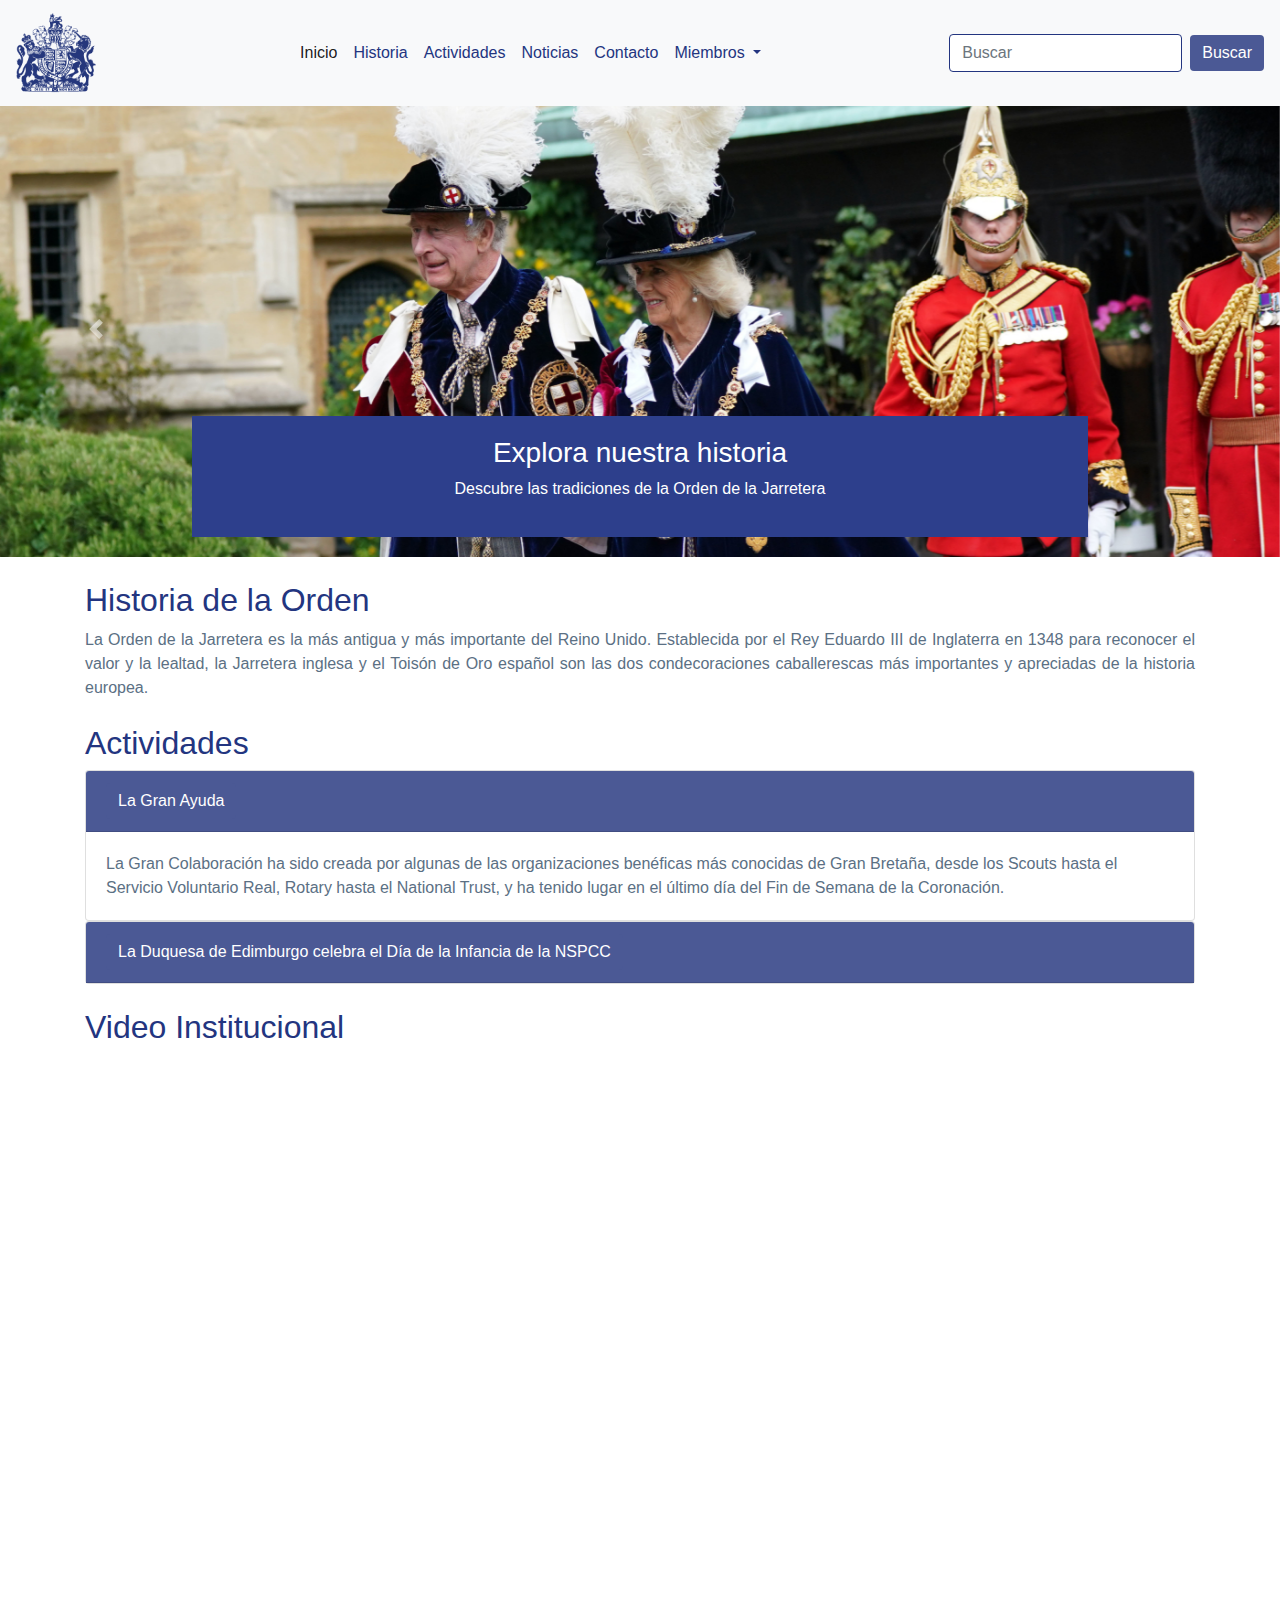
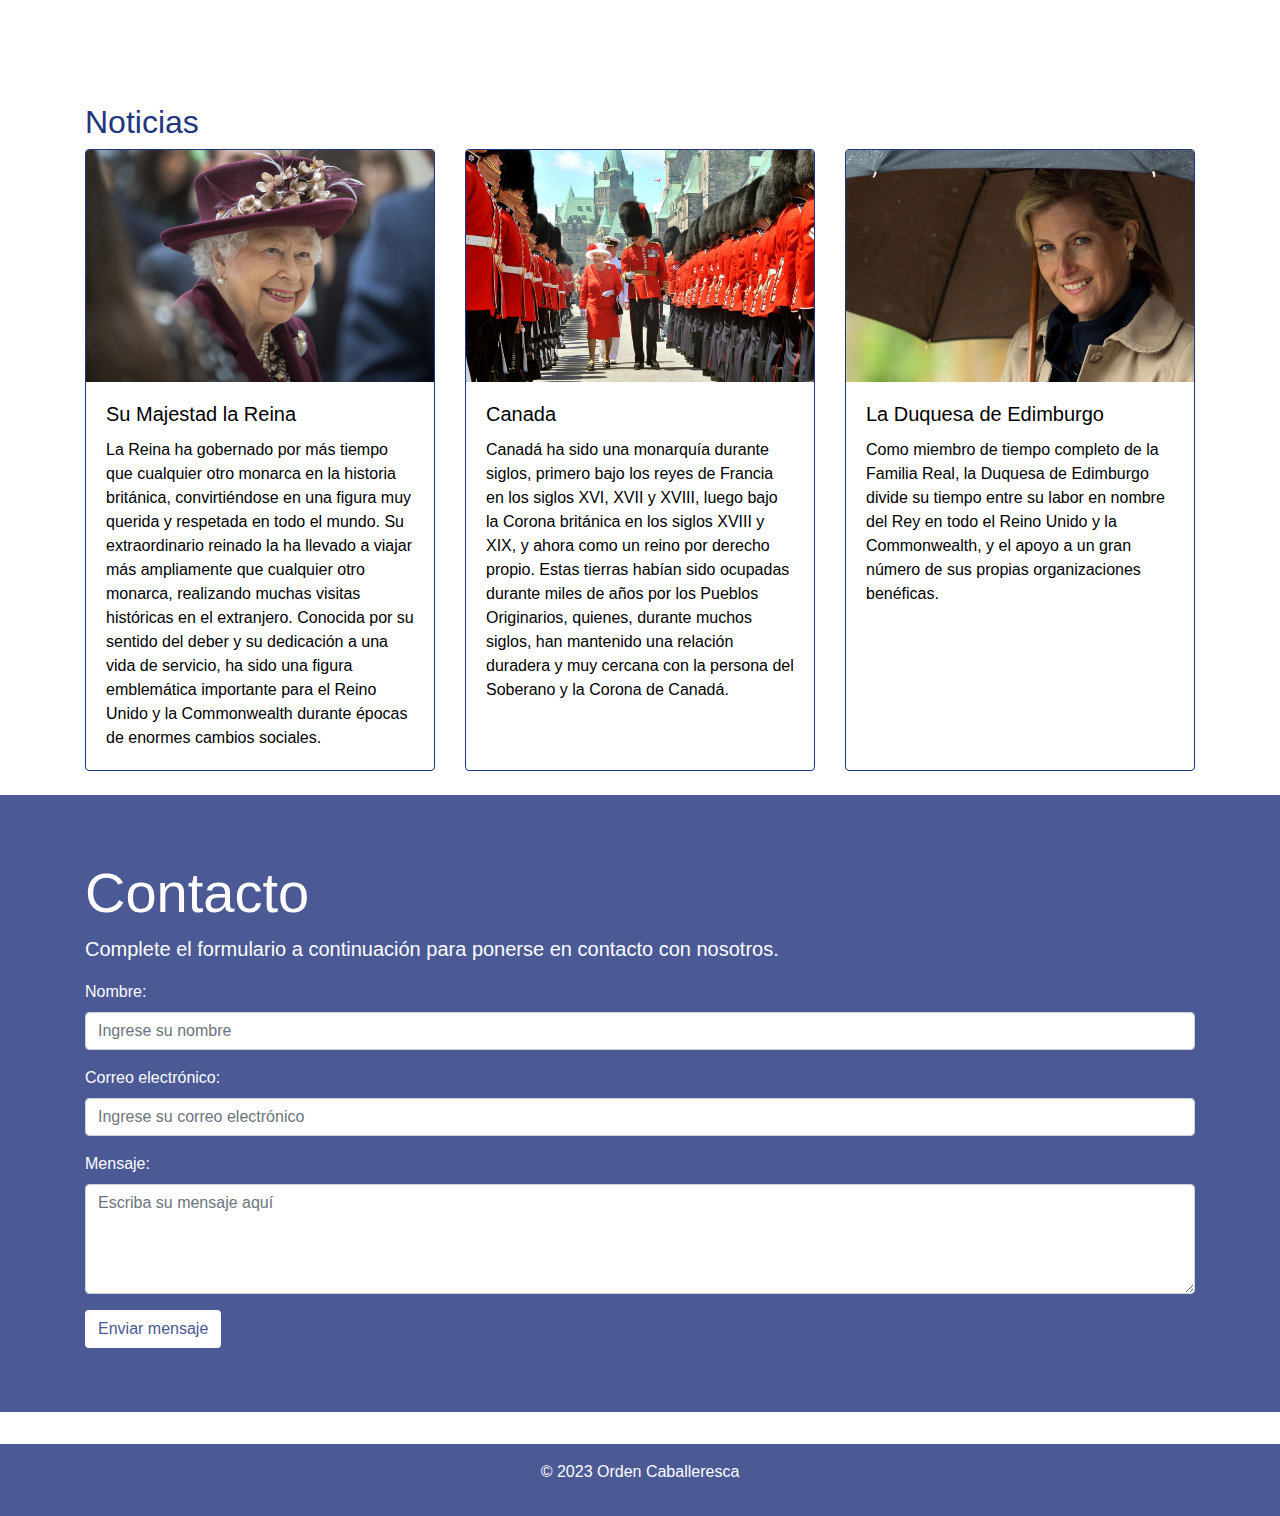
<file: index.html>
<!DOCTYPE html>
<html lang="es">

<head>
    <meta charset="UTF-8">
    <meta name="viewport" content="width=device-width, initial-scale=1, shrink-to-fit=no">
    <title>Orden de la Jarretera</title>
    <link rel="icon" href="IMG/favicon.ico" type="image/x-icon">
    <link rel="stylesheet" href="https://stackpath.bootstrapcdn.com/bootstrap/4.5.2/css/bootstrap.min.css">
    <link rel="stylesheet" href="CSS/styles.css">
</head>

<body>
    <!-- Barra de navegación -->
    <nav class="navbar navbar-expand-lg navbar-light bg-light fixed-top">
        <a class="navbar-brand" href="index.html"><img src="IMG/logo.jpg" alt="Home" width="80" height="80"></a>
        <button class="navbar-toggler" type="button" data-toggle="collapse" data-target="#navbarNav"
            aria-controls="navbarNav" aria-expanded="false" aria-label="Toggle navigation">
            <span class="navbar-toggler-icon"></span>
        </button>
        <div class="collapse navbar-collapse justify-content-center" id="navbarNav">
            <ul class="navbar-nav">
                <li class="nav-item active">
                    <a class="nav-link" href="index.html">Inicio <span class="sr-only">(current)</span></a>
                </li>
                <li class="nav-item">
                    <a class="nav-link" href="historia.html">Historia</a>
                </li>
                <li class="nav-item">
                    <a class="nav-link" href="actividades.html">Actividades</a>
                </li>
                <li class="nav-item">
                    <a class="nav-link" href="noticias.html">Noticias</a>
                </li>
                <li class="nav-item">
                    <a class="nav-link" href="contacto.html">Contacto</a>
                </li>
                <li class="nav-item dropdown">
                    <a class="nav-link dropdown-toggle" href="#" id="navbarDropdown" role="button"
                        data-toggle="dropdown" aria-haspopup="true" aria-expanded="false">
                        Miembros
                    </a>
                    <div class="dropdown-menu" aria-labelledby="navbarDropdown">
                        <a class="dropdown-item" href="login.html">Ingresar</a>
                        <a class="dropdown-item" href="register.html">Registrarse</a>
                    </div>
                </li>
            </ul>
        </div>
        <form class="form-inline my-2 my-lg-0">
            <input class="form-control mr-sm-2" type="search" placeholder="Buscar" aria-label="Search">
            <button class="btn my-2 my-sm-0 btn-buscar" type="submit">Buscar</button>
        </form>
    </nav>

    <!-- Carousel/Slide -->
    <div id="carouselExampleSlidesOnly" class="carousel slide" data-ride="carousel">
        <div class="carousel-inner">
            <div class="carousel-item active">
                <img src="IMG/slide1.jpg" class="d-block w-100" alt="The King">
            </div>
            <div class="carousel-item">
                <img src="IMG/slide2.jpg" class="d-block w-100" alt="The King">
            </div>
            <div class="carousel-item">
                <img src="IMG/slide3.jpg" class="d-block w-100" alt="The Queen">
            </div>
            <!-- Sección para descripción del carousel -->
            <div class="carousel-caption d-none d-md-block">
                <h3>Explora nuestra historia</h3>
                <p>Descubre las tradiciones de la Orden de la Jarretera</p>
            </div>
        </div>
        <!-- Flechas de navegación -->
        <a class="carousel-control-prev" href="#carouselExampleSlidesOnly" role="button" data-slide="prev">
            <span class="carousel-control-prev-icon" aria-hidden="true"></span>
            <span class="sr-only">Anterior</span>
        </a>
        <a class="carousel-control-next" href="#carouselExampleSlidesOnly" role="button" data-slide="next">
            <span class="carousel-control-next-icon" aria-hidden="true"></span>
            <span class="sr-only">Siguiente</span>
        </a>
    </div>


    <!-- Sección de historia -->
    <div class="container mt-4">
        <h2>Historia de la Orden</h2>
        <p class="text-justify">La Orden de la Jarretera es la más antigua y más importante del Reino Unido.
            Establecida
            por el Rey Eduardo III de Inglaterra en 1348 para reconocer el valor y la lealtad, la Jarretera inglesa y
            el Toisón de Oro español son las dos condecoraciones caballerescas más importantes y apreciadas de la
            historia europea.</p>
    </div>

    <!-- Acordeón de Bootstrap para actividades -->
    <div class="container mt-4">
        <h2>Actividades</h2>
        <div id="accordion">
            <div class="card">
                <div class="card-header" id="headingOne">
                    <h5 class="mb-0">
                        <button class="btn btn-card" data-toggle="collapse" data-target="#collapseOne"
                            aria-expanded="true" aria-controls="collapseOne">
                            La Gran Ayuda
                        </button>
                    </h5>
                </div>
                <div id="collapseOne" class="collapse show" aria-labelledby="headingOne" data-parent="#accordion">
                    <div class="card-body">
                        La Gran Colaboración ha sido creada por algunas de las organizaciones benéficas más conocidas de
                        Gran Bretaña, desde los Scouts hasta el Servicio Voluntario Real, Rotary hasta el National
                        Trust, y ha tenido lugar en el último día del Fin de Semana de la Coronación.
                    </div>
                </div>
            </div>
            <div class="card">
                <div class="card-header" id="headingTwo">
                    <h5 class="mb-0">
                        <button class="btn collapsed btn-card" data-toggle="collapse" data-target="#collapseTwo"
                            aria-expanded="false" aria-controls="collapseTwo">
                            La Duquesa de Edimburgo celebra el Día de la Infancia de la NSPCC
                        </button>
                    </h5>
                </div>
                <div id="collapseTwo" class="collapse" aria-labelledby="headingTwo" data-parent="#accordion">
                    <div class="card-body">
                        En la Escuela Primaria Richard Atkins en Brixton, Su Alteza Real ayudó a celebrar los esfuerzos
                        de recaudación de fondos de los estudiantes como parte del Día de la Infancia de la NSPCC.
                    </div>
                </div>
            </div>
        </div>
    </div>

    <!-- Video de Bootstrap -->
    <div class="container mt-4">
        <h2>Video Institucional</h2>
        <div class="embed-responsive embed-responsive-16by9">
            <div class="embed-responsive-item" id="youtube-player"></div>
            <!-- Script movido a una etiqueta script externa (mejora mantenimiento) -->
            <script src="JS/youtube-script.js"></script>
        </div>
    </div>

    <!-- Cards de Bootstrap -->
    <div class="container mt-4">
        <h2>Noticias</h2>
        <div class="card-deck">
            <div class="card">
                <img src="IMG/noticia1.jpg" class="card-img-top" alt="Su Majestad la Reina"
                    title="Su Majestad la Reina">
                <div class="card-body">
                    <h5 class="card-title">Su Majestad la Reina</h5>
                    <p class="card-text">La Reina ha gobernado por más tiempo que cualquier otro monarca en la historia
                        británica, convirtiéndose en una figura muy querida y respetada en todo el mundo. Su
                        extraordinario reinado la ha llevado a viajar más ampliamente que cualquier otro monarca,
                        realizando muchas visitas históricas en el extranjero. Conocida por su sentido del deber y su
                        dedicación a una vida de servicio, ha sido una figura emblemática importante para el Reino Unido
                        y la Commonwealth durante épocas de enormes cambios sociales.</p>
                </div>
            </div>
            <div class="card">
                <img src="IMG/noticia2.jpg" class="card-img-top" alt="Canada" title="Canada">
                <div class="card-body">
                    <h5 class="card-title">Canada</h5>
                    <p class="card-text">Canadá ha sido una monarquía durante siglos, primero bajo los reyes de Francia
                        en los siglos XVI, XVII y XVIII, luego bajo la Corona británica en los siglos XVIII y XIX, y
                        ahora como un reino por derecho propio. Estas tierras habían sido ocupadas durante miles de años
                        por los Pueblos Originarios, quienes, durante muchos siglos, han mantenido una relación duradera
                        y muy cercana con la persona del Soberano y la Corona de Canadá.</p>
                </div>
            </div>
            <div class="card">
                <img src="IMG/noticia3.jpg" class="card-img-top" alt="La Duquesa de Edimburgo"
                    title="La Duquesa de Edimburgo">
                <div class="card-body">
                    <h5 class="card-title">La Duquesa de Edimburgo</h5>
                    <p class="card-text">Como miembro de tiempo completo de la Familia Real, la Duquesa de Edimburgo
                        divide su tiempo entre su labor en nombre del Rey en todo el Reino Unido y la Commonwealth, y el
                        apoyo a un gran número de sus propias organizaciones benéficas.</p>
                </div>
            </div>
        </div>
    </div>

    <!-- Jumbotron de Bootstrap para la página de contacto -->
    <div class="jumbotron jumbotron-fluid mt-4">
        <div class="container">
            <h1 class="display-4">Contacto</h1>
            <p class="lead">Complete el formulario a continuación para ponerse en contacto con nosotros.</p>
            <!-- Formulario de contacto (simulado) -->
            <form>
                <div class="form-group">
                    <label for="nombre">Nombre:</label>
                    <input type="text" class="form-control" id="nombre" placeholder="Ingrese su nombre">
                </div>
                <div class="form-group">
                    <label for="email">Correo electrónico:</label>
                    <input type="email" class="form-control" id="email" placeholder="Ingrese su correo electrónico">
                </div>
                <div class="form-group">
                    <label for="mensaje">Mensaje:</label>
                    <textarea class="form-control" id="mensaje" rows="4"
                        placeholder="Escriba su mensaje aquí"></textarea>
                </div>
                <button type="submit" class="btn btn-submit">Enviar mensaje</button>
            </form>
        </div>
    </div>

    <!-- Footer -->
    <footer class="text-center py-3">
        <p>© 2023 Orden Caballeresca</p>
    </footer>

    <!-- Enlaces a los archivos de script de Bootstrap y jQuery -->
    <script src="https://code.jquery.com/jquery-3.5.1.slim.min.js"></script>
    <script src="https://cdn.jsdelivr.net/npm/@popperjs/core@2.11.6/dist/umd/popper.min.js"></script>
    <script src="https://stackpath.bootstrapcdn.com/bootstrap/4.5.2/js/bootstrap.min.js"></script>

</body>

</html>
</file>
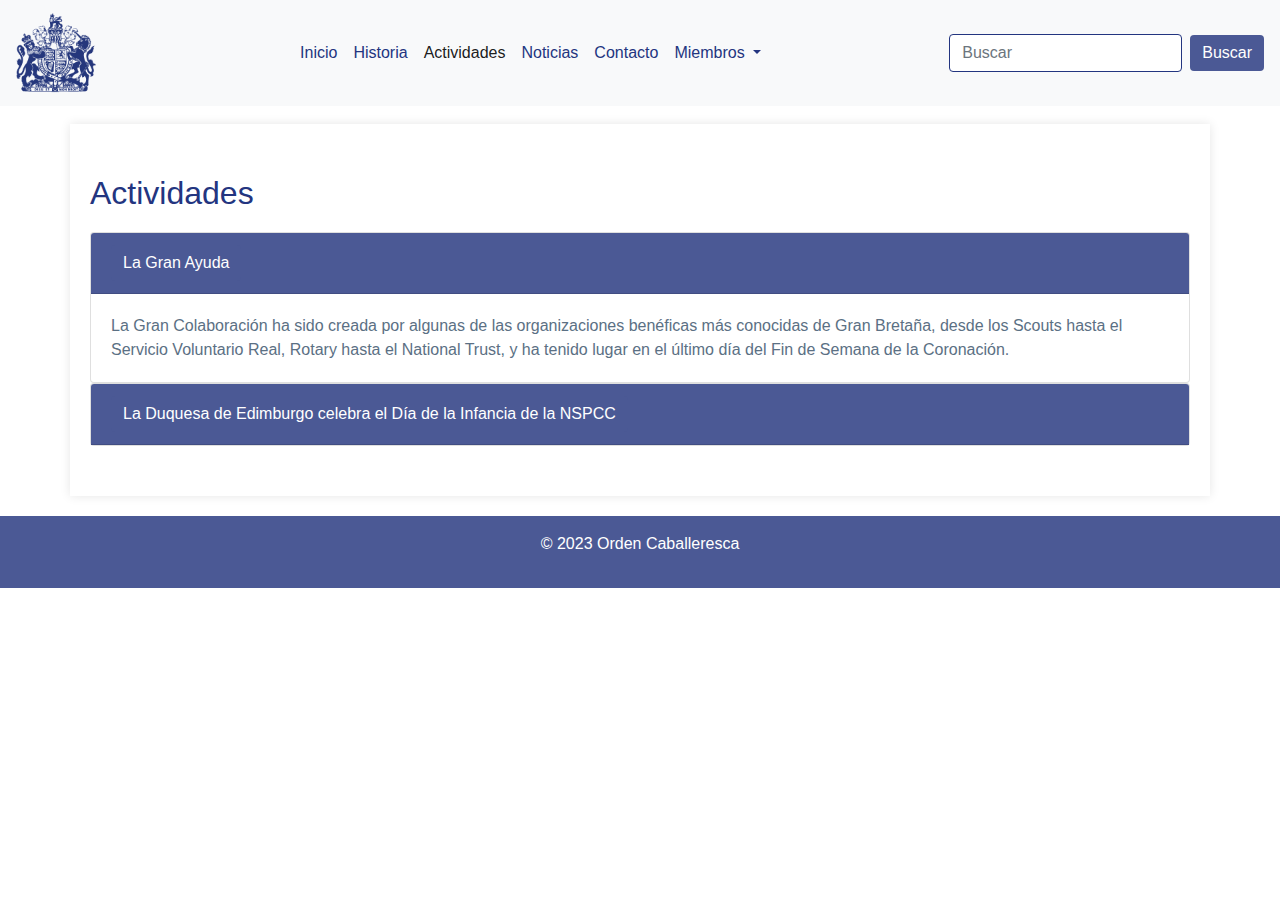
<file: actividades.html>
<!DOCTYPE html>
<html lang="es">

<head>
    <meta charset="UTF-8">
    <meta name="viewport" content="width=device-width, initial-scale=1, shrink-to-fit=no">
    <title>Actividades - Orden de la Jarretera</title>
    <link rel="icon" href="IMG/favicon.ico" type="image/x-icon">
    <link rel="stylesheet" href="https://stackpath.bootstrapcdn.com/bootstrap/4.5.2/css/bootstrap.min.css">
    <link rel="stylesheet" href="CSS/nav.css">
</head>

<body>
    <!-- Barra de navegación -->
    <nav class="navbar navbar-expand-lg navbar-light bg-light fixed-top">
        <a class="navbar-brand" href="index.html"><img src="IMG/logo.jpg" alt="Home" width="80" height="80"></a>
        <button class="navbar-toggler" type="button" data-toggle="collapse" data-target="#navbarNav"
            aria-controls="navbarNav" aria-expanded="false" aria-label="Toggle navigation">
            <span class="navbar-toggler-icon"></span>
        </button>
        <div class="collapse navbar-collapse justify-content-center" id="navbarNav">
            <ul class="navbar-nav">
                <li class="nav-item">
                    <a class="nav-link" href="index.html">Inicio</a>
                </li>
                <li class="nav-item">
                    <a class="nav-link" href="historia.html">Historia</a>
                </li>
                <li class="nav-item active">
                    <a class="nav-link" href="actividades.html">Actividades <span class="sr-only">(current)</span></a>
                </li>
                <li class="nav-item">
                    <a class="nav-link" href="noticias.html">Noticias</a>
                </li>
                <li class="nav-item">
                    <a class="nav-link" href="contacto.html">Contacto</a>
                </li>
                <li class="nav-item dropdown">
                    <a class="nav-link dropdown-toggle" href="#" id="navbarDropdown" role="button"
                        data-toggle="dropdown" aria-haspopup="true" aria-expanded="false">
                        Miembros
                    </a>
                    <div class="dropdown-menu" aria-labelledby="navbarDropdown">
                        <a class="dropdown-item" href="login.html">Ingresar</a>
                        <a class="dropdown-item" href="register.html">Registrarse</a>
                    </div>
                </li>
            </ul>
        </div>
        <form class="form-inline my-2 my-lg-0">
            <input class="form-control mr-sm-2" type="search" placeholder="Buscar" aria-label="Search">
            <button class="btn my-2 my-sm-0 btn-buscar" type="submit">Buscar</button>
        </form>
    </nav>

    <!-- Actividades de la Orden de la Jarretera -->
    <div class="container mt-4">
        <h2>Actividades</h2>
        <div id="accordion">

            <div class="card">
                <div class="card-header" id="headingOne">
                    <h5 class="mb-0">
                        <button class="btn btn-card" data-toggle="collapse" data-target="#collapseOne"
                            aria-expanded="true" aria-controls="collapseOne">
                            La Gran Ayuda
                        </button>
                    </h5>
                </div>
                <div id="collapseOne" class="collapse show" aria-labelledby="headingOne" data-parent="#accordion">
                    <div class="card-body">
                        La Gran Colaboración ha sido creada por algunas de las organizaciones benéficas más conocidas de
                        Gran Bretaña, desde los Scouts hasta el Servicio Voluntario Real, Rotary hasta el National
                        Trust, y ha tenido lugar en el último día del Fin de Semana de la Coronación.
                    </div>
                </div>
            </div>

            <div class="card">
                <div class="card-header" id="headingTwo">
                    <h5 class="mb-0">
                        <button class="btn collapsed btn-card" data-toggle="collapse" data-target="#collapseTwo"
                            aria-expanded="false" aria-controls="collapseTwo">
                            La Duquesa de Edimburgo celebra el Día de la Infancia de la NSPCC
                        </button>
                    </h5>
                </div>
                <div id="collapseTwo" class="collapse" aria-labelledby="headingTwo" data-parent="#accordion">
                    <div class="card-body">
                        En la Escuela Primaria Richard Atkins en Brixton, Su Alteza Real ayudó a celebrar los esfuerzos
                        de recaudación de fondos de los estudiantes como parte del Día de la Infancia de la NSPCC.
                    </div>
                </div>
            </div>
        </div>
    </div>

    <!-- Footer -->
    <footer class="text-center py-3">
        <p>© 2023 Orden Caballeresca</p>
    </footer>

    <!-- Enlaces a los archivos de script de Bootstrap y jQuery -->
    <script src="https://code.jquery.com/jquery-3.5.1.slim.min.js"></script>
    <script src="https://cdn.jsdelivr.net/npm/@popperjs/core@2.11.6/dist/umd/popper.min.js"></script>
    <script src="https://stackpath.bootstrapcdn.com/bootstrap/4.5.2/js/bootstrap.min.js"></script>

</body>

</html>
</file>
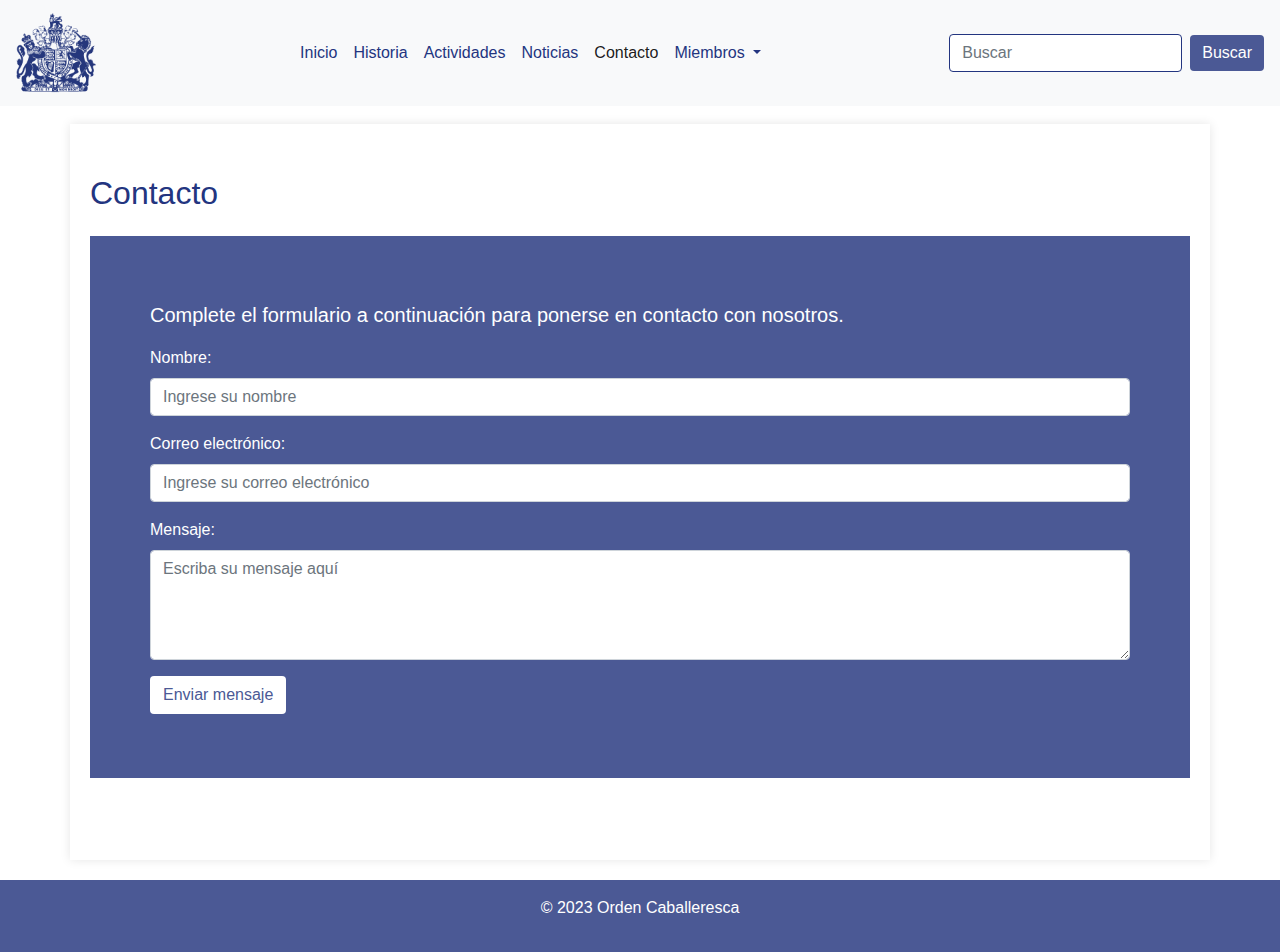
<file: contacto.html>
<!DOCTYPE html>
<html lang="es">

<head>
    <meta charset="UTF-8">
    <meta name="viewport" content="width=device-width, initial-scale=1, shrink-to-fit=no">
    <title>Contacto - Orden de la Jarretera</title>
    <link rel="icon" href="IMG/favicon.ico" type="image/x-icon">
    <link rel="stylesheet" href="https://stackpath.bootstrapcdn.com/bootstrap/4.5.2/css/bootstrap.min.css">
    <link rel="stylesheet" href="CSS/nav.css">
</head>

<body>
    <!-- Barra de navegación -->
    <nav class="navbar navbar-expand-lg navbar-light bg-light fixed-top">
        <a class="navbar-brand" href="index.html"><img src="IMG/logo.jpg" alt="Home" width="80" height="80"></a>
        <button class="navbar-toggler" type="button" data-toggle="collapse" data-target="#navbarNav"
            aria-controls="navbarNav" aria-expanded="false" aria-label="Toggle navigation">
            <span class="navbar-toggler-icon"></span>
        </button>
        <div class="collapse navbar-collapse justify-content-center" id="navbarNav">
            <ul class="navbar-nav">
                <li class="nav-item">
                    <a class="nav-link" href="index.html">Inicio</a>
                </li>
                <li class="nav-item">
                    <a class="nav-link" href="historia.html">Historia</a>
                </li>
                <li class="nav-item">
                    <a class="nav-link" href="actividades.html">Actividades</a>
                </li>
                <li class="nav-item">
                    <a class="nav-link" href="noticias.html">Noticias</a>
                </li>
                <li class="nav-item active">
                    <a class="nav-link" href="contacto.html">Contacto <span class="sr-only">(current)</span></a>
                </li>
                <li class="nav-item dropdown">
                    <a class="nav-link dropdown-toggle" href="#" id="navbarDropdown" role="button"
                        data-toggle="dropdown" aria-haspopup="true" aria-expanded="false">
                        Miembros
                    </a>
                    <div class="dropdown-menu" aria-labelledby="navbarDropdown">
                        <a class="dropdown-item" href="login.html">Ingresar</a>
                        <a class="dropdown-item" href="register.html">Registrarse</a>
                    </div>
                </li>
            </ul>
        </div>
        <form class="form-inline my-2 my-lg-0">
            <input class="form-control mr-sm-2" type="search" placeholder="Buscar" aria-label="Search">
            <button class="btn my-2 my-sm-0 btn-buscar" type="submit">Buscar</button>
        </form>
    </nav>

    <!-- Jumbotron de Bootstrap para la página de contacto -->
    <div class="container mt-4">
        <h2>Contacto</h2>
        <div class="jumbotron jumbotron-fluid mt-4">
            <div class="container-jumbotron">
                <p class="lead">Complete el formulario a continuación para ponerse en contacto con nosotros.</p>
                <!-- Formulario de contacto (simulado) -->
                <form>
                    <div class="form-group">
                        <label for="nombre">Nombre:</label>
                        <input type="text" class="form-control" id="nombre" placeholder="Ingrese su nombre">
                    </div>
                    <div class="form-group">
                        <label for="email">Correo electrónico:</label>
                        <input type="email" class="form-control" id="email" placeholder="Ingrese su correo electrónico">
                    </div>
                    <div class="form-group">
                        <label for="mensaje">Mensaje:</label>
                        <textarea class="form-control" id="mensaje" rows="4"
                            placeholder="Escriba su mensaje aquí"></textarea>
                    </div>
                    <button type="submit" class="btn btn-submit">Enviar mensaje</button>
                </form>
            </div>
        </div>
    </div>

    <!-- Footer -->
    <footer class="text-center py-3">
        <p>© 2023 Orden Caballeresca</p>
    </footer>

    <!-- Enlaces a los archivos de script de Bootstrap y jQuery -->
    <script src="https://code.jquery.com/jquery-3.5.1.slim.min.js"></script>
    <script src="https://cdn.jsdelivr.net/npm/@popperjs/core@2.11.6/dist/umd/popper.min.js"></script>
    <script src="https://stackpath.bootstrapcdn.com/bootstrap/4.5.2/js/bootstrap.min.js"></script>

</body>

</html>
</file>
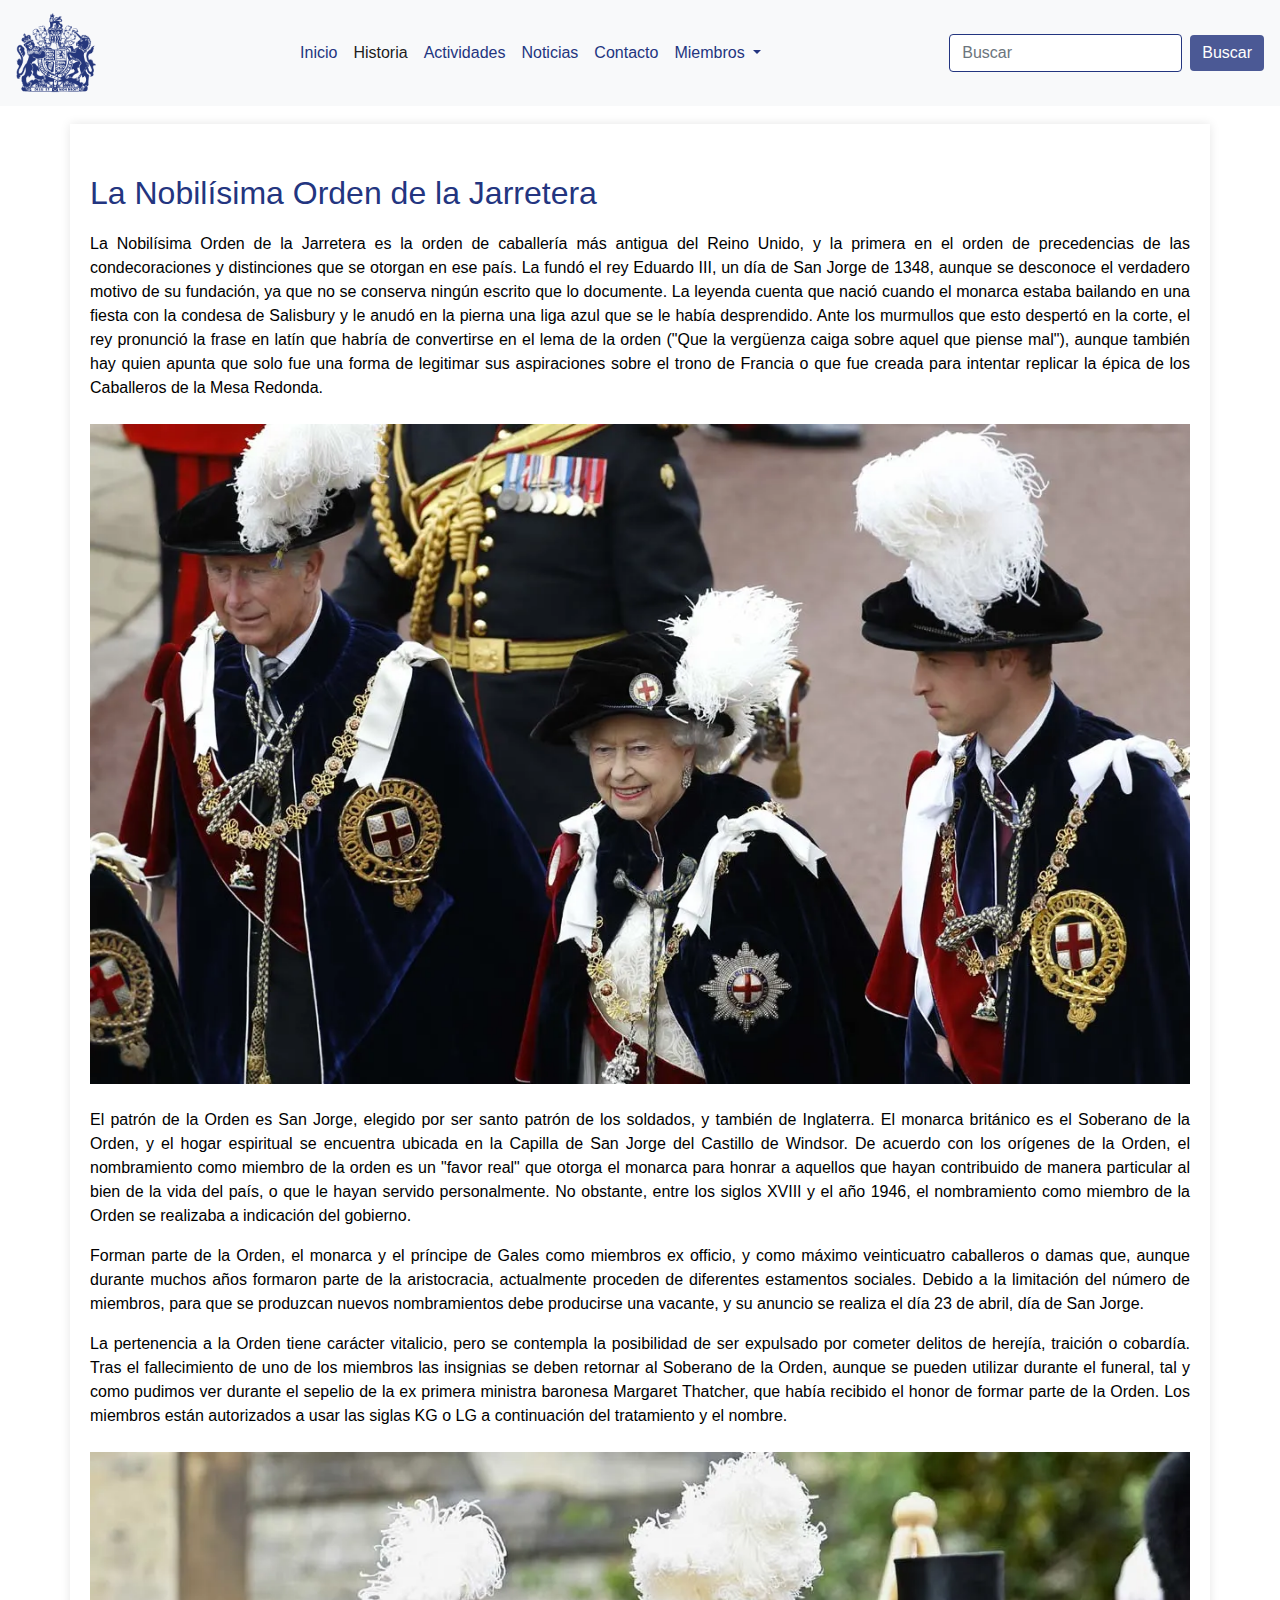
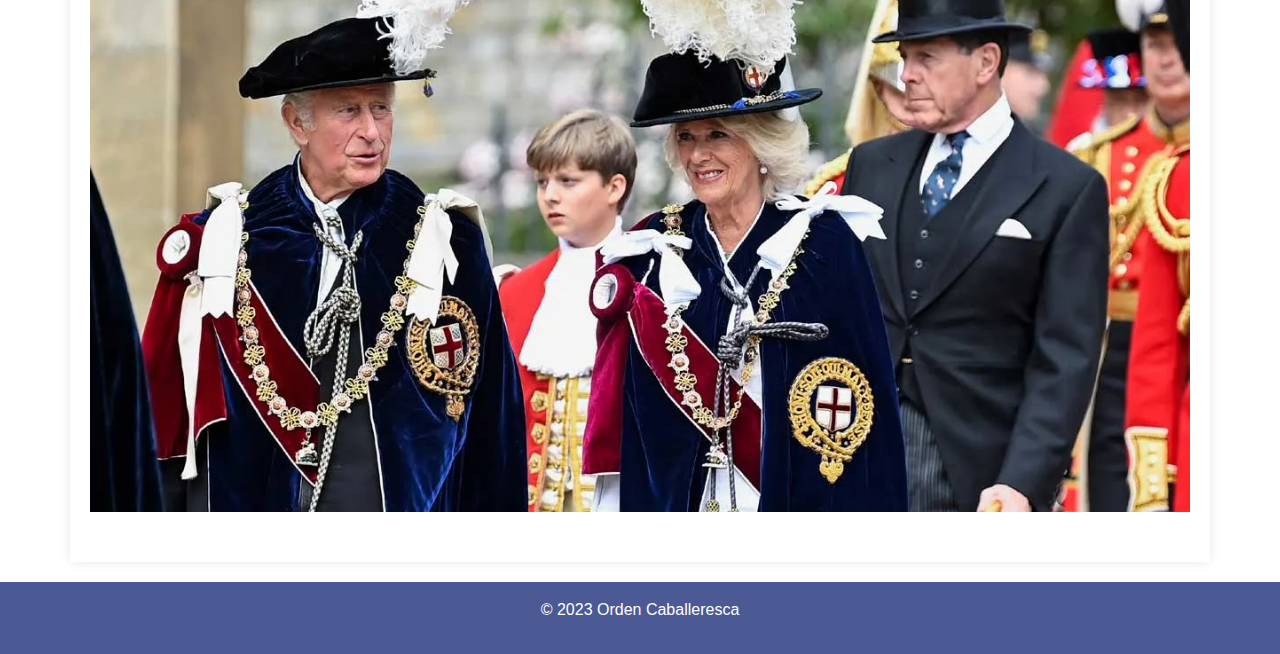
<file: historia.html>
<!DOCTYPE html>
<html lang="es">

<head>
    <meta charset="UTF-8">
    <meta name="viewport" content="width=device-width, initial-scale=1, shrink-to-fit=no">
    <title>Historia - Orden de la Jarretera</title>
    <link rel="icon" href="IMG/favicon.ico" type="image/x-icon">
    <link rel="stylesheet" href="https://stackpath.bootstrapcdn.com/bootstrap/4.5.2/css/bootstrap.min.css">
    <link rel="stylesheet" href="CSS/nav.css">
</head>

<body>
    <!-- Barra de navegación -->
    <nav class="navbar navbar-expand-lg navbar-light bg-light fixed-top">
        <a class="navbar-brand" href="index.html"><img src="IMG/logo.jpg" alt="Home" width="80" height="80"></a>
        <button class="navbar-toggler" type="button" data-toggle="collapse" data-target="#navbarNav"
            aria-controls="navbarNav" aria-expanded="false" aria-label="Toggle navigation">
            <span class="navbar-toggler-icon"></span>
        </button>
        <div class="collapse navbar-collapse justify-content-center" id="navbarNav">
            <ul class="navbar-nav">
                <li class="nav-item">
                    <a class="nav-link" href="index.html">Inicio</a>
                </li>
                <li class="nav-item active">
                    <a class="nav-link" href="historia.html">Historia <span class="sr-only">(current)</span></a>
                </li>
                <li class="nav-item">
                    <a class="nav-link" href="actividades.html">Actividades</a>
                </li>
                <li class="nav-item">
                    <a class="nav-link" href="noticias.html">Noticias</a>
                </li>
                <li class="nav-item">
                    <a class="nav-link" href="contacto.html">Contacto</a>
                </li>
                <li class="nav-item dropdown">
                    <a class="nav-link dropdown-toggle" href="#" id="navbarDropdown" role="button"
                        data-toggle="dropdown" aria-haspopup="true" aria-expanded="false">
                        Miembros
                    </a>
                    <div class="dropdown-menu" aria-labelledby="navbarDropdown">
                        <a class="dropdown-item" href="login.html">Ingresar</a>
                        <a class="dropdown-item" href="register.html">Registrarse</a>
                    </div>
                </li>
            </ul>
        </div>
        <form class="form-inline my-2 my-lg-0">
            <input class="form-control mr-sm-2" type="search" placeholder="Buscar" aria-label="Search">
            <button class="btn my-2 my-sm-0 btn-buscar" type="submit">Buscar</button>
        </form>
    </nav>

    <!-- Historia de la Orden de la Jarretera -->
    <div class="container mt-4">
        <h2>La Nobilísima Orden de la Jarretera</h2>
        <p>La Nobilísima Orden de la Jarretera es la orden de caballería más antigua del Reino Unido, y la primera en
            el orden de precedencias de las condecoraciones y distinciones que se otorgan en ese país. La fundó el rey
            Eduardo III, un día de San Jorge de 1348, aunque se desconoce el verdadero motivo de su fundación, ya que
            no se conserva ningún escrito que lo documente. La leyenda cuenta que nació cuando el monarca estaba
            bailando en una fiesta con la condesa de Salisbury y le anudó en la pierna una liga azul que se le había
            desprendido. Ante los murmullos que esto despertó en la corte, el rey pronunció la frase en latín que
            habría de convertirse en el lema de la orden ("Que la vergüenza caiga sobre aquel que piense mal"), aunque
            también hay quien apunta que solo fue una forma de legitimar sus aspiraciones sobre el trono de Francia o
            que fue creada para intentar replicar la épica de los Caballeros de la Mesa Redonda.</p>

        <img src="IMG/generica1.jpg" alt="La Nobilísima Orden de la Jarretera"
            title="La Nobilísima Orden de la Jarretera" class="img-fluid mt-2 mb-4">

        <p>El patrón de la Orden es San Jorge, elegido por ser santo patrón de los soldados, y también de Inglaterra.
            El monarca británico es el Soberano de la Orden, y el hogar espiritual se encuentra ubicada en la Capilla de
            San Jorge del Castillo de Windsor. De acuerdo con los orígenes de la Orden, el nombramiento como miembro de
            la orden es un "favor real" que otorga el monarca para honrar a aquellos que hayan contribuido de manera
            particular al bien de la vida del país, o que le hayan servido personalmente. No obstante, entre los
            siglos XVIII y el año 1946, el nombramiento como miembro de la Orden se realizaba a indicación del
            gobierno.</p>

        <p>Forman parte de la Orden, el monarca y el príncipe de Gales como miembros ex officio, y como máximo
            veinticuatro caballeros o damas que, aunque durante muchos años formaron parte de la aristocracia,
            actualmente proceden de diferentes estamentos sociales. Debido a la limitación del número de miembros, para
            que se produzcan nuevos nombramientos debe producirse una vacante, y su anuncio se realiza el día 23 de
            abril, día de San Jorge.</p>

        <p>La pertenencia a la Orden tiene carácter vitalicio, pero se contempla la posibilidad de ser expulsado por
            cometer delitos de herejía, traición o cobardía. Tras el fallecimiento de uno de los miembros las insignias
            se deben retornar al Soberano de la Orden, aunque se pueden utilizar durante el funeral, tal y como pudimos
            ver durante el sepelio de la ex primera ministra baronesa Margaret Thatcher, que había recibido el honor de
            formar parte de la Orden. Los miembros están autorizados a usar las siglas KG o LG a continuación del
            tratamiento y el nombre.</p>

        <img src="IMG/generica2.jpg" alt="La Nobilísima Orden de la Jarretera"
            title="La Nobilísima Orden de la Jarretera" class="img-fluid mt-2">
    </div>

    <!-- Footer -->
    <footer class="text-center py-3">
        <p>© 2023 Orden Caballeresca</p>
    </footer>

    <!-- Enlaces a los archivos de script de Bootstrap y jQuery -->
    <script src="https://code.jquery.com/jquery-3.5.1.slim.min.js"></script>
    <script src="https://cdn.jsdelivr.net/npm/@popperjs/core@2.11.6/dist/umd/popper.min.js"></script>
    <script src="https://stackpath.bootstrapcdn.com/bootstrap/4.5.2/js/bootstrap.min.js"></script>

</body>

</html>
</file>
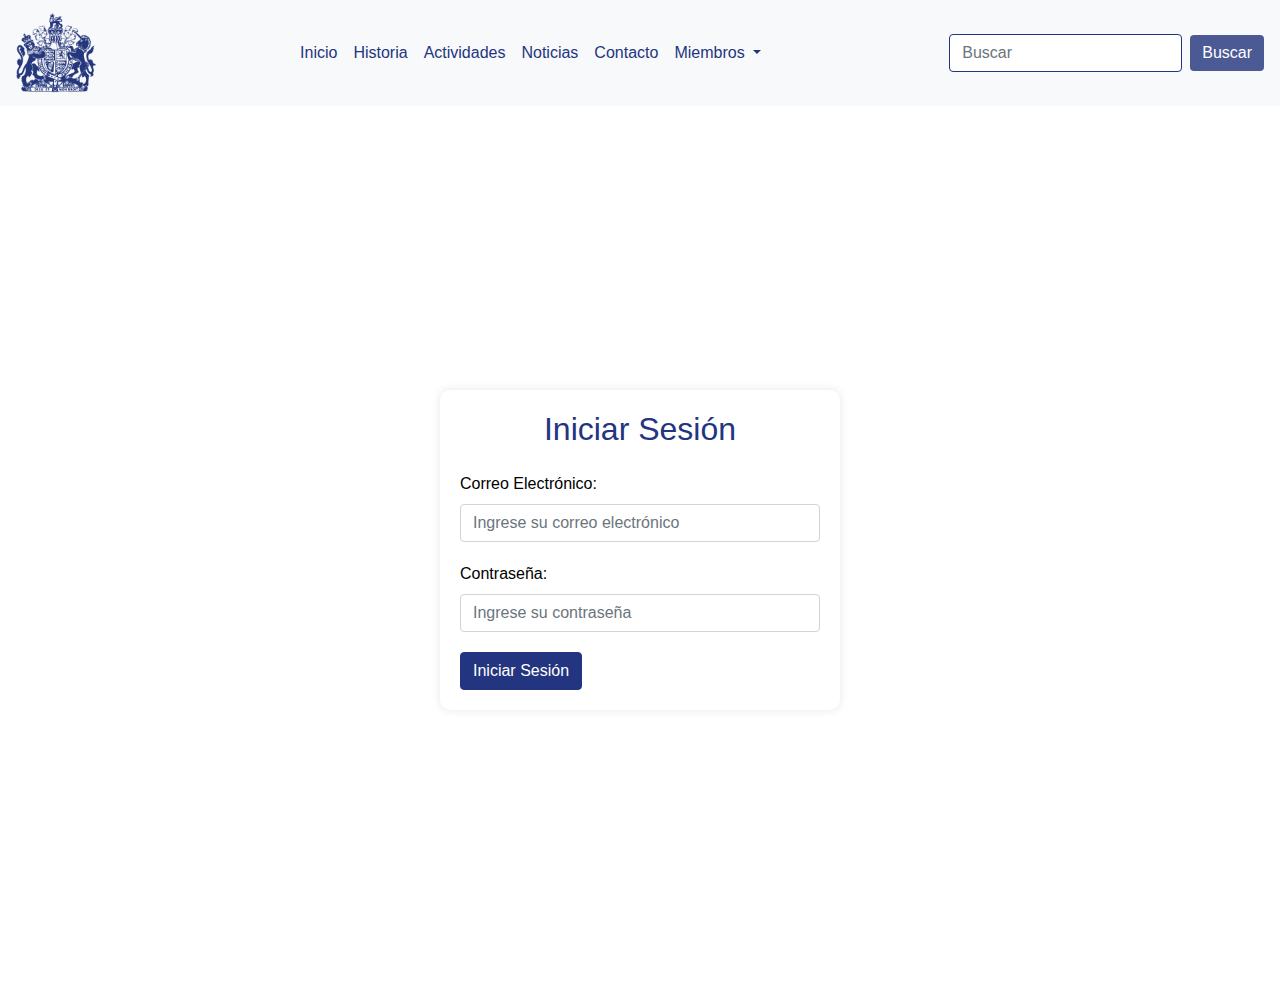
<file: login.html>
<!DOCTYPE html>
<html lang="es">

<head>
    <meta charset="UTF-8">
    <meta name="viewport" content="width=device-width, initial-scale=1, shrink-to-fit=no">
    <title>Orden de la Jarretera</title>
    <link rel="icon" href="IMG/favicon.ico" type="image/x-icon">
    <link rel="stylesheet" href="https://stackpath.bootstrapcdn.com/bootstrap/4.5.2/css/bootstrap.min.css">
    <link rel="stylesheet" href="CSS/login_register.css">
</head>

<body>
    <!-- Barra de navegación -->
    <nav class="navbar navbar-expand-lg navbar-light bg-light fixed-top">
        <a class="navbar-brand" href="index.html"><img src="IMG/logo.jpg" alt="Home" width="80" height="80"></a>
        <button class="navbar-toggler" type="button" data-toggle="collapse" data-target="#navbarNav"
            aria-controls="navbarNav" aria-expanded="false" aria-label="Toggle navigation">
            <span class="navbar-toggler-icon"></span>
        </button>
        <div class="collapse navbar-collapse justify-content-center" id="navbarNav">
            <ul class="navbar-nav">
                <li class="nav-item">
                    <a class="nav-link" href="index.html">Inicio</a>
                </li>
                <li class="nav-item">
                    <a class="nav-link" href="historia.html">Historia</a>
                </li>
                <li class="nav-item">
                    <a class="nav-link" href="actividades.html">Actividades</a>
                </li>
                <li class="nav-item">
                    <a class="nav-link" href="noticias.html">Noticias</a>
                </li>
                <li class="nav-item">
                    <a class="nav-link" href="contacto.html">Contacto</a>
                </li>
                <li class="nav-item dropdown">
                    <a class="nav-link dropdown-toggle" href="#" id="navbarDropdown" role="button"
                        data-toggle="dropdown" aria-haspopup="true" aria-expanded="false">
                        Miembros
                    </a>
                    <div class="dropdown-menu" aria-labelledby="navbarDropdown">
                        <a class="dropdown-item active" href="login.html">Ingresar <span
                                class="sr-only">(current)</span></a>
                        <a class="dropdown-item" href="register.html">Registrarse</a>
                    </div>
                </li>
            </ul>
        </div>
        <form class="form-inline my-2 my-lg-0">
            <input class="form-control mr-sm-2" type="search" placeholder="Buscar" aria-label="Search">
            <button class="btn my-2 my-sm-0 btn-buscar" type="submit">Buscar</button>
        </form>
    </nav>

    <!-- Página de Inicio de Sesión -->
    <div class="container d-flex align-items-center justify-content-center" style="height: 100vh;">
        <form>
            <div class="text-center mb-4">
                <h2>Iniciar Sesión</h2>
            </div>
            <div class="form-group">
                <label for="loginEmail">Correo Electrónico:</label>
                <input type="email" class="form-control" id="loginEmail" placeholder="Ingrese su correo electrónico">
            </div>
            <div class="form-group">
                <label for="loginPassword">Contraseña:</label>
                <input type="password" class="form-control" id="loginPassword" placeholder="Ingrese su contraseña">
            </div>
            <button type="submit" class="btn btn-primary">Iniciar Sesión</button>
        </form>
    </div>


    <!-- Enlaces a los archivos de script de Bootstrap y jQuery -->
    <script src="https://code.jquery.com/jquery-3.5.1.slim.min.js"></script>
    <script src="https://cdn.jsdelivr.net/npm/@popperjs/core@2.11.6/dist/umd/popper.min.js"></script>
    <script src="https://stackpath.bootstrapcdn.com/bootstrap/4.5.2/js/bootstrap.min.js"></script>

</body>

</html>
</file>
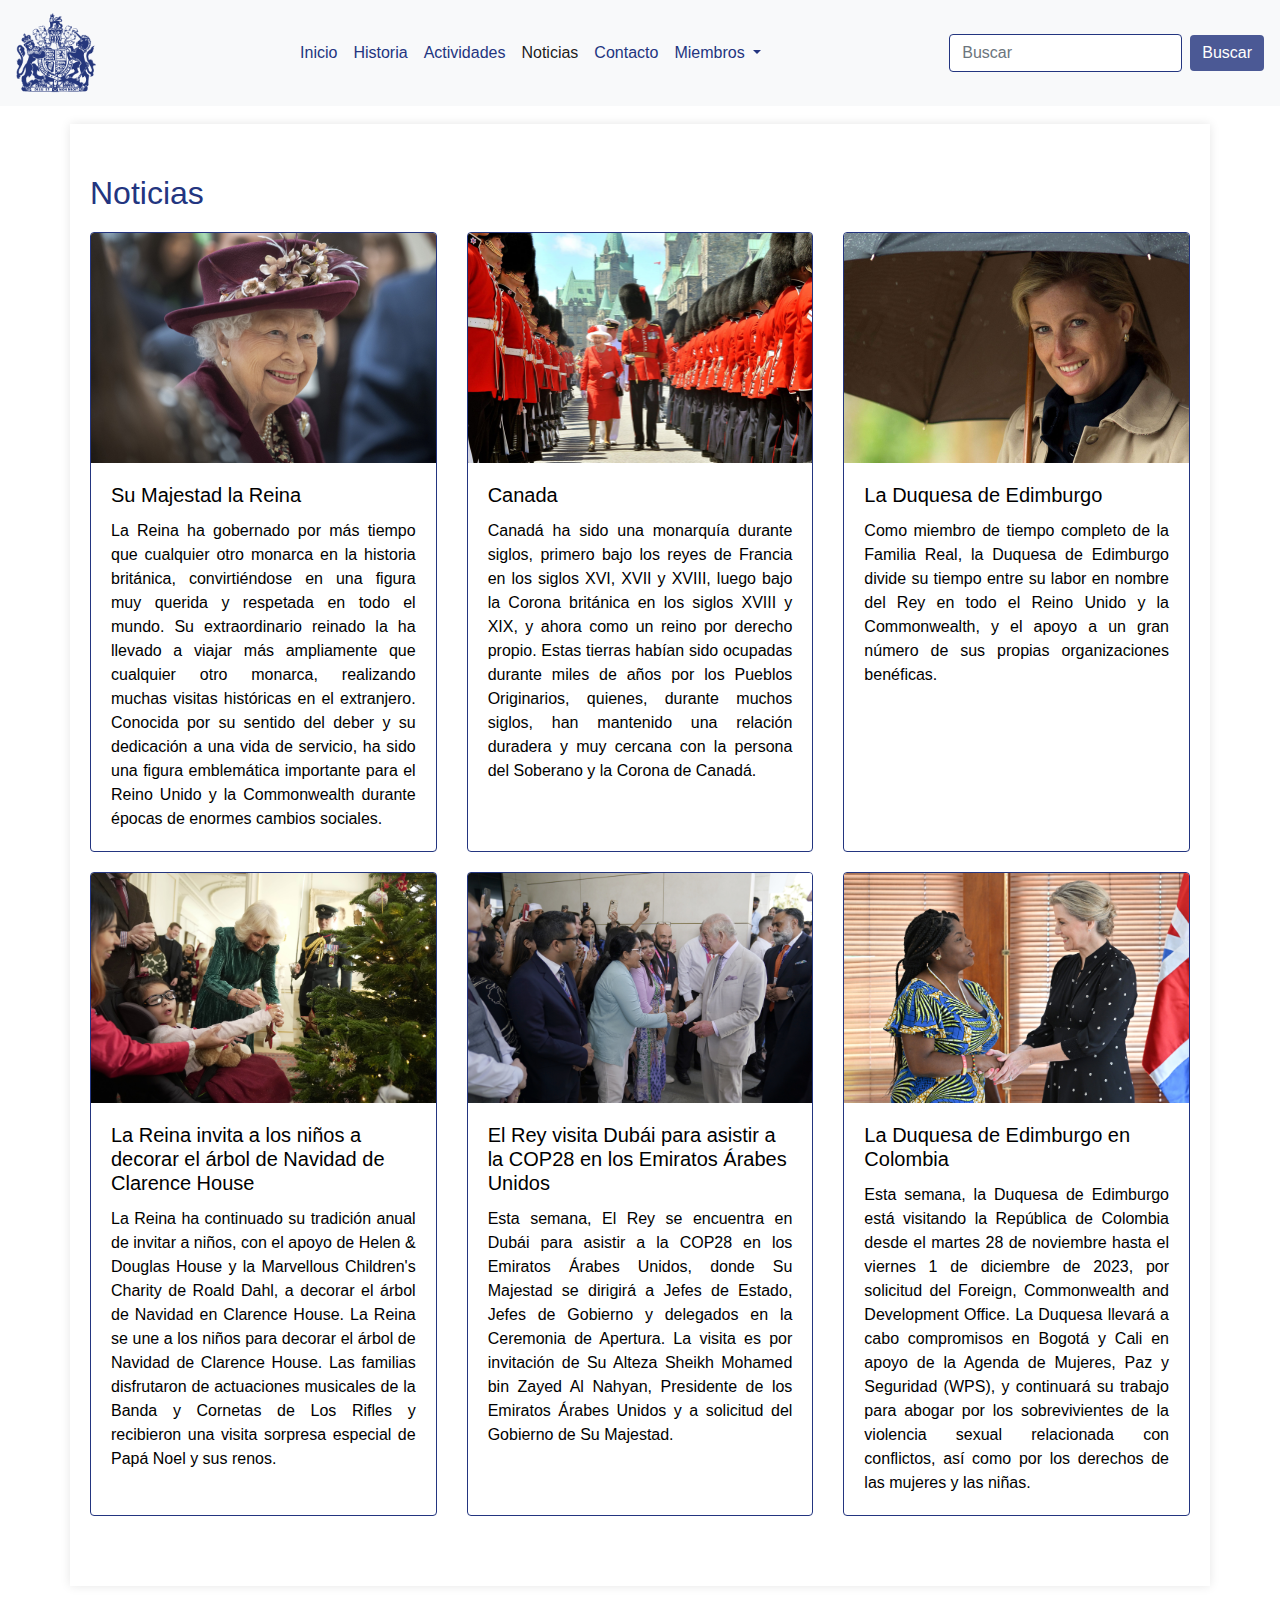
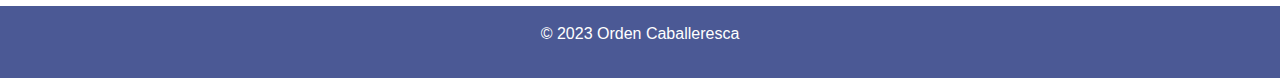
<file: noticias.html>
<!DOCTYPE html>
<html lang="es">

<head>
    <meta charset="UTF-8">
    <meta name="viewport" content="width=device-width, initial-scale=1, shrink-to-fit=no">
    <title>Noticias - Orden de la Jarretera</title>
    <link rel="icon" href="IMG/favicon.ico" type="image/x-icon">
    <link rel="stylesheet" href="https://stackpath.bootstrapcdn.com/bootstrap/4.5.2/css/bootstrap.min.css">
    <link rel="stylesheet" href="CSS/nav.css">
</head>

<body>
    <!-- Barra de navegación -->
    <nav class="navbar navbar-expand-lg navbar-light bg-light fixed-top">
        <a class="navbar-brand" href="index.html"><img src="IMG/logo.jpg" alt="Home" width="80" height="80"></a>
        <button class="navbar-toggler" type="button" data-toggle="collapse" data-target="#navbarNav"
            aria-controls="navbarNav" aria-expanded="false" aria-label="Toggle navigation">
            <span class="navbar-toggler-icon"></span>
        </button>
        <div class="collapse navbar-collapse justify-content-center" id="navbarNav">
            <ul class="navbar-nav">
                <li class="nav-item">
                    <a class="nav-link" href="index.html">Inicio</a>
                </li>
                <li class="nav-item">
                    <a class="nav-link" href="historia.html">Historia</a>
                </li>
                <li class="nav-item">
                    <a class="nav-link" href="actividades.html">Actividades</a>
                </li>
                <li class="nav-item active">
                    <a class="nav-link" href="noticias.html">Noticias <span class="sr-only">(current)</span></a>
                </li>
                <li class="nav-item">
                    <a class="nav-link" href="contacto.html">Contacto</a>
                </li>
                <li class="nav-item dropdown">
                    <a class="nav-link dropdown-toggle" href="#" id="navbarDropdown" role="button"
                        data-toggle="dropdown" aria-haspopup="true" aria-expanded="false">
                        Miembros
                    </a>
                    <div class="dropdown-menu" aria-labelledby="navbarDropdown">
                        <a class="dropdown-item" href="login.html">Ingresar</a>
                        <a class="dropdown-item" href="register.html">Registrarse</a>
                    </div>
                </li>
            </ul>
        </div>
        <form class="form-inline my-2 my-lg-0">
            <input class="form-control mr-sm-2" type="search" placeholder="Buscar" aria-label="Search">
            <button class="btn my-2 my-sm-0 btn-buscar" type="submit">Buscar</button>
        </form>
    </nav>

    <div class="container mt-4">
        <h2>Noticias</h2>
        <div class="card-deck">
            <div class="card">
                <img src="IMG/noticia1.jpg" class="card-img-top" alt="Su Majestad la Reina"
                    title="Su Majestad la Reina">
                <div class="card-body">
                    <h5 class="card-title">Su Majestad la Reina</h5>
                    <p class="card-text">La Reina ha gobernado por más tiempo que cualquier otro monarca en la historia
                        británica, convirtiéndose en una figura muy querida y respetada en todo el mundo. Su
                        extraordinario reinado la ha llevado a viajar más ampliamente que cualquier otro monarca,
                        realizando muchas visitas históricas en el extranjero. Conocida por su sentido del deber y su
                        dedicación a una vida de servicio, ha sido una figura emblemática importante para el Reino Unido
                        y la Commonwealth durante épocas de enormes cambios sociales.</p>
                </div>
            </div>
            <div class="card">
                <img src="IMG/noticia2.jpg" class="card-img-top" alt="Canada" title="Canada">
                <div class="card-body">
                    <h5 class="card-title">Canada</h5>
                    <p class="card-text">Canadá ha sido una monarquía durante siglos, primero bajo los reyes de Francia
                        en los siglos XVI, XVII y XVIII, luego bajo la Corona británica en los siglos XVIII y XIX, y
                        ahora como un reino por derecho propio. Estas tierras habían sido ocupadas durante miles de años
                        por los Pueblos Originarios, quienes, durante muchos siglos, han mantenido una relación duradera
                        y muy cercana con la persona del Soberano y la Corona de Canadá.</p>
                </div>
            </div>
            <div class="card">
                <img src="IMG/noticia3.jpg" class="card-img-top" alt="La Duquesa de Edimburgo"
                    title="La Duquesa de Edimburgo">
                <div class="card-body">
                    <h5 class="card-title">La Duquesa de Edimburgo</h5>
                    <p class="card-text">Como miembro de tiempo completo de la Familia Real, la Duquesa de Edimburgo
                        divide su tiempo entre su labor en nombre del Rey en todo el Reino Unido y la Commonwealth, y el
                        apoyo a un gran número de sus propias organizaciones benéficas.</p>
                </div>
            </div>
        </div>
        <div class="card-deck">
            <div class="card">
                <img src="IMG/noticia4.jpg" class="card-img-top"
                    alt="La Reina invita a los niños a decorar el árbol de Navidad de Clarence House"
                    title="La Reina invita a los niños a decorar el árbol de Navidad de Clarence House">
                <div class="card-body">
                    <h5 class="card-title">La Reina invita a los niños a decorar el árbol de Navidad de Clarence House
                    </h5>
                    <p class="card-text">La Reina ha continuado su tradición anual de invitar a niños, con el apoyo de
                        Helen & Douglas House y la Marvellous Children's Charity de Roald Dahl, a decorar el árbol de
                        Navidad en Clarence House.

                        La Reina se une a los niños para decorar el árbol de Navidad de Clarence House. Las familias
                        disfrutaron de actuaciones musicales de la Banda y Cornetas de Los Rifles y recibieron una
                        visita sorpresa especial de Papá Noel y sus renos.</p>
                </div>
            </div>
            <div class="card">
                <img src="IMG/noticia5.jpg" class="card-img-top"
                    alt="El Rey visita Dubái para asistir a la COP28 en los Emiratos Árabes Unidos"
                    title="El Rey visita Dubái para asistir a la COP28 en los Emiratos Árabes Unidos">
                <div class="card-body">
                    <h5 class="card-title">El Rey visita Dubái para asistir a la COP28 en los Emiratos Árabes Unidos
                    </h5>
                    <p class="card-text">Esta semana, El Rey se encuentra en Dubái para asistir a la COP28 en los
                        Emiratos Árabes Unidos, donde Su Majestad se dirigirá a Jefes de Estado, Jefes de Gobierno y
                        delegados en la Ceremonia de Apertura. La visita es por invitación de Su Alteza Sheikh Mohamed
                        bin Zayed Al Nahyan, Presidente de los Emiratos Árabes Unidos y a solicitud del Gobierno de Su
                        Majestad.</p>
                </div>
            </div>
            <div class="card">
                <img src="IMG/noticia6.jpg" class="card-img-top" alt="La Duquesa de Edimburgo en Colombia"
                    title="La Duquesa de Edimburgo en Colombia">
                <div class="card-body">
                    <h5 class="card-title">La Duquesa de Edimburgo en Colombia</h5>
                    <p class="card-text">Esta semana, la Duquesa de Edimburgo está visitando la República de Colombia
                        desde el martes 28 de noviembre hasta el viernes 1 de diciembre de 2023, por solicitud del
                        Foreign, Commonwealth and Development Office. La Duquesa llevará a cabo compromisos en Bogotá y
                        Cali en apoyo de la Agenda de Mujeres, Paz y Seguridad (WPS), y continuará su trabajo para
                        abogar por los sobrevivientes de la violencia sexual relacionada con conflictos, así como por
                        los derechos de las mujeres y las niñas.</p>
                </div>
            </div>
        </div>
    </div>

    <!-- Footer -->
    <footer class="text-center py-3">
        <p>© 2023 Orden Caballeresca</p>
    </footer>

    <!-- Enlaces a los archivos de script de Bootstrap y jQuery -->
    <script src="https://code.jquery.com/jquery-3.5.1.slim.min.js"></script>
    <script src="https://cdn.jsdelivr.net/npm/@popperjs/core@2.11.6/dist/umd/popper.min.js"></script>
    <script src="https://stackpath.bootstrapcdn.com/bootstrap/4.5.2/js/bootstrap.min.js"></script>

</body>

</html>
</file>
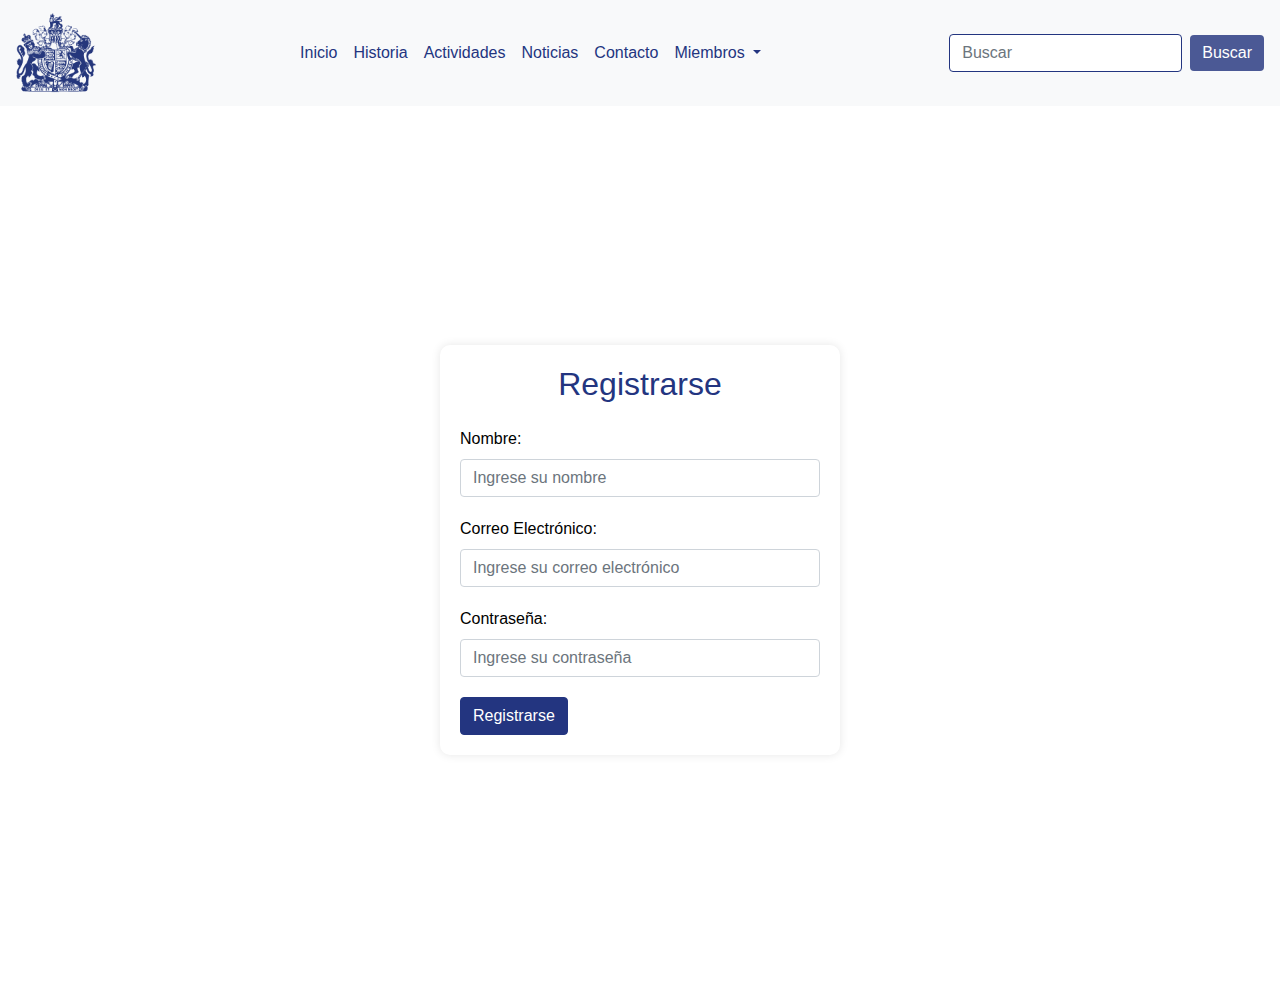
<file: register.html>
<!DOCTYPE html>
<html lang="es">

<head>
    <meta charset="UTF-8">
    <meta name="viewport" content="width=device-width, initial-scale=1, shrink-to-fit=no">
    <title>Orden de la Jarretera</title>
    <link rel="icon" href="IMG/favicon.ico" type="image/x-icon">
    <link rel="stylesheet" href="https://stackpath.bootstrapcdn.com/bootstrap/4.5.2/css/bootstrap.min.css">
    <link rel="stylesheet" href="CSS/login_register.css">
</head>

<body>
    <!-- Barra de navegación -->
    <nav class="navbar navbar-expand-lg navbar-light bg-light fixed-top">
        <a class="navbar-brand" href="index.html"><img src="IMG/logo.jpg" alt="Home" width="80" height="80"></a>
        <button class="navbar-toggler" type="button" data-toggle="collapse" data-target="#navbarNav"
            aria-controls="navbarNav" aria-expanded="false" aria-label="Toggle navigation">
            <span class="navbar-toggler-icon"></span>
        </button>
        <div class="collapse navbar-collapse justify-content-center" id="navbarNav">
            <ul class="navbar-nav">
                <li class="nav-item">
                    <a class="nav-link" href="index.html">Inicio</a>
                </li>
                <li class="nav-item">
                    <a class="nav-link" href="historia.html">Historia</a>
                </li>
                <li class="nav-item">
                    <a class="nav-link" href="actividades.html">Actividades</a>
                </li>
                <li class="nav-item">
                    <a class="nav-link" href="noticias.html">Noticias</a>
                </li>
                <li class="nav-item">
                    <a class="nav-link" href="contacto.html">Contacto</a>
                </li>
                <li class="nav-item dropdown">
                    <a class="nav-link dropdown-toggle" href="#" id="navbarDropdown" role="button"
                        data-toggle="dropdown" aria-haspopup="true" aria-expanded="false">
                        Miembros
                    </a>
                    <div class="dropdown-menu" aria-labelledby="navbarDropdown">
                        <a class="dropdown-item" href="login.html">Ingresar</a>
                        <a class="dropdown-item active" href="register.html">Registrarse <span
                                class="sr-only">(current)</span></a>
                    </div>
                </li>
            </ul>
        </div>
        <form class="form-inline my-2 my-lg-0">
            <input class="form-control mr-sm-2" type="search" placeholder="Buscar" aria-label="Search">
            <button class="btn my-2 my-sm-0 btn-buscar" type="submit">Buscar</button>
        </form>
    </nav>

    <!-- Página de Registro -->
    <div class="container d-flex align-items-center justify-content-center" style="height: 100vh;">
        <form>
            <div class="text-center mb-4">
                <h2>Registrarse</h2>
            </div>
            <div class="form-group">
                <label for="registerName">Nombre:</label>
                <input type="text" class="form-control" id="registerName" placeholder="Ingrese su nombre">
            </div>
            <div class="form-group">
                <label for="registerEmail">Correo Electrónico:</label>
                <input type="email" class="form-control" id="registerEmail" placeholder="Ingrese su correo electrónico">
            </div>
            <div class="form-group">
                <label for="registerPassword">Contraseña:</label>
                <input type="password" class="form-control" id="registerPassword" placeholder="Ingrese su contraseña">
            </div>
            <button type="submit" class="btn btn-primary">Registrarse</button>
        </form>
    </div>



    <!-- Enlaces a los archivos de script de Bootstrap y jQuery -->
    <script src="https://code.jquery.com/jquery-3.5.1.slim.min.js"></script>
    <script src="https://cdn.jsdelivr.net/npm/@popperjs/core@2.11.6/dist/umd/popper.min.js"></script>
    <script src="https://stackpath.bootstrapcdn.com/bootstrap/4.5.2/js/bootstrap.min.js"></script>

</body>

</html>
</file>
<file: CSS/styles.css>
:root {
  --brand-blue: #233580;
  --brand-blue-rgb: 35 53 128;
  --brand-blue-darker: #182458;
  --brand-blue-darker-rgb: 24 36 88;
  --brand-blue-light-1: #2d3f8c;
  --brand-blue-light-1-rgb: 45 63 140;
  --brand-blue-light-2: #4b5995;
  --brand-blue-light-2-rgb: 75 89 149;
  --navy-blue: #2d3f8c;
  --navy-blue-rgb: 45 63 140;
  --blue: #3f74a1;
  --blue-rgb: 63 116 161;
  --blue-grey: #5b7084;
  --blue-grey-rgb: 91 112 132;
  --blue-grey-darker: #465666;
  --blue-grey-darker-rgb: 70 86 102;
  --black: #000;
  --white: #fff;
}

/* Estilos generales */
body {
  background: url(https://www.royal.uk/themes/custom/kpp/dist/images/bg.png)
    no-repeat center bottom fixed;
  background-size: 100%;
  border-color: var(--black);
  color: var(--black);
  padding-top: 100px;
  font-family: "Raleway", Arial, sans-serif;
  font-size: 16px;
  font-weight: 400;
  line-height: 1.5;
  margin: 0;
  overflow-x: hidden;
  transition: background-color 0.5s ease-in-out, color 0.5s ease-in-out;
}

/* Barra de navegación */
.navbar-light .navbar-nav .nav-link {
  color: var(--brand-blue);
  transition: color 0.3s ease-in-out;
}

.navbar-light .navbar-toggler-icon {
  background-color: var(--white);
  transition: background-color 0.3s ease-in-out;
}

.form-inline .form-control {
  border-color: var(--brand-blue);
  transition: border-color 0.3s ease-in-out;
}

.form-inline .btn-outline-success {
  border-color: var(--brand-blue);
  color: var(--brand-blue);
  transition: border-color 0.3s ease-in-out, color 0.3s ease-in-out;
}

/* Carousel/Slide */
.carousel-caption {
  background-color: var(--brand-blue-light-1);
  transition: background-color 0.5s ease-in-out;
}

/* Sección de historia */
.container h2 {
  color: var(--brand-blue);
  transition: color 0.3s ease-in-out;
}

.container p {
  color: var(--blue-grey);
  transition: color 0.3s ease-in-out;
}

/* Acordeón de Bootstrap para actividades */
#accordion .card-header {
  background-color: var(--brand-blue-light-2);
  transition: background-color 0.5s ease-in-out;
}

#accordion .card-body {
  color: var(--blue-grey);
  transition: color 0.3s ease-in-out;
}

.btn-card,
.btn-buscar {
  color: var(--white);
  background-color: var(--brand-blue-light-2);
  border-style: none;
}

.btn-card:hover,
.btn-buscar:hover {
  color: var(--white);
  background-color: var(--brand-blue-light-1);
}

/* Video de Bootstrap */
.container h2#Video {
  color: var(--brand-blue);
  transition: color 0.3s ease-in-out;
}

/* Cards de Bootstrap */
.card-deck .card {
  border-color: var(--brand-blue);
  transition: border-color 0.3s ease-in-out;
}

.card-deck .card:hover {
  background-color: var(--brand-blue-light-2);
  transition: background-color 0.5s ease-in-out;
  transform: scale(1.05);
  box-shadow: 0 0 15px rgba(0, 0, 0, 0.3);
  border-color: var(--brand-blue-light-1);
  transition: 0.3s ease-in-out;
}

.card-deck .card-title,
.card-deck .card-text {
  color: var(--black);
  transition: color 0.3s ease-in-out;
}

.card:hover .card-title,
.card:hover .card-text {
  color: var(--white);
  transition: background-color 0.5s ease-in-out, color 0.3s ease-in-out;
}

/* Jumbotron de Bootstrap para la página de contacto */
.jumbotron {
  background-color: var(--brand-blue-light-2);
  transition: background-color 0.5s ease-in-out;
}

.jumbotron h1,
.jumbotron p,
.jumbotron label {
  color: var(--white);
  transition: color 0.3s ease-in-out;
}

.btn-submit {
  color: var(--brand-blue-light-2);
  background-color: var(--white);
  transition: background-color 0.5s ease-in-out, color 0.3s ease-in-out;
}

.btn-submit:hover {
  color: var(--white);
  background-color: var(--brand-blue-light-1);
}

/* Footer */
footer {
  background-color: var(--brand-blue-light-2);
  color: var(--white);
  transition: background-color 0.5s ease-in-out, color 0.3s ease-in-out;
}
</file>
<file: CSS/nav.css>
:root {
  --brand-blue: #233580;
  --brand-blue-rgb: 35 53 128;
  --brand-blue-darker: #182458;
  --brand-blue-darker-rgb: 24 36 88;
  --brand-blue-light-1: #2d3f8c;
  --brand-blue-light-1-rgb: 45 63 140;
  --brand-blue-light-2: #4b5995;
  --brand-blue-light-2-rgb: 75 89 149;
  --navy-blue: #2d3f8c;
  --navy-blue-rgb: 45 63 140;
  --blue: #3f74a1;
  --blue-rgb: 63 116 161;
  --blue-grey: #5b7084;
  --blue-grey-rgb: 91 112 132;
  --blue-grey-darker: #465666;
  --blue-grey-darker-rgb: 70 86 102;
  --black: #000;
  --white: #fff;
}

body {
  background: url(https://www.royal.uk/themes/custom/kpp/dist/images/bg.png)
    no-repeat center bottom fixed;
  background-size: 100%;
  border-color: var(--black);
  color: var(--black);
  padding-top: 100px;
  font-family: "Raleway", Arial, sans-serif;
  font-size: 16px;
  font-weight: 400;
  line-height: 1.5;
  margin: 0;
  overflow-x: hidden;
  transition: background-color 0.5s ease-in-out, color 0.5s ease-in-out;
}

/* Barra de navegación */
.navbar-light .navbar-nav .nav-link {
  color: var(--brand-blue);
  transition: color 0.3s ease-in-out;
}

.navbar-light .navbar-toggler-icon {
  background-color: var(--white);
  transition: background-color 0.3s ease-in-out;
}

.form-inline .form-control {
  border-color: var(--brand-blue);
  transition: border-color 0.3s ease-in-out;
}

.container {
  padding: 50px 20px;
  margin-top: 20px;
  margin-bottom: 20px;
  background-color: var(--white);
  box-shadow: 0 0 10px rgba(0, 0, 0, 0.1);
}

.container-jumbotron {
  padding: 0 60px;
}

.container h2 {
  color: var(--brand-blue);
  margin-bottom: 20px;
}

.container p {
  text-align: justify;
}

/* Acordeón de Bootstrap para actividades */
#accordion .card-header {
  background-color: var(--brand-blue-light-2);
  transition: background-color 0.5s ease-in-out;
}

#accordion .card-body {
  color: var(--blue-grey);
  transition: color 0.3s ease-in-out;
}

.btn-card,
.btn-buscar {
  color: var(--white);
  background-color: var(--brand-blue-light-2);
  border-style: none;
}

.btn-card:hover,
.btn-buscar:hover {
  color: var(--white);
  background-color: var(--brand-blue-light-1);
}

/* Cards de Bootstrap */
.card-deck .card {
  border-color: var(--brand-blue);
  transition: border-color 0.3s ease-in-out;
  margin-bottom: 20px;
}

.card-deck .card:hover {
  background-color: var(--brand-blue-light-2);
  transition: background-color 0.5s ease-in-out;
  transform: scale(1.05);
  box-shadow: 0 0 15px rgba(0, 0, 0, 0.3);
  border-color: var(--brand-blue-light-1);
  transition: 0.3s ease-in-out;
}

.card-deck .card-title,
.card-deck .card-text {
  color: var(--black);
  transition: color 0.3s ease-in-out;
}

.card:hover .card-title,
.card:hover .card-text {
  color: var(--white);
  transition: background-color 0.5s ease-in-out, color 0.3s ease-in-out;
}

/* Jumbotron de Bootstrap para la página de contacto */
.jumbotron {
  background-color: var(--brand-blue-light-2);
  transition: background-color 0.5s ease-in-out;
}

.jumbotron h1,
.jumbotron p,
.jumbotron label {
  color: var(--white);
  transition: color 0.3s ease-in-out;
}

.btn-submit {
  color: var(--brand-blue-light-2);
  background-color: var(--white);
  transition: background-color 0.5s ease-in-out, color 0.3s ease-in-out;
}

.btn-submit:hover {
  color: var(--white);
  background-color: var(--brand-blue-light-1);
}

/* Footer */
footer {
  background-color: var(--brand-blue-light-2);
  color: var(--white);
  transition: background-color 0.5s ease-in-out, color 0.3s ease-in-out;
}
</file>
<file: CSS/login_register.css>
:root {
  --brand-blue: #233580;
  --brand-blue-rgb: 35 53 128;
  --brand-blue-darker: #182458;
  --brand-blue-darker-rgb: 24 36 88;
  --brand-blue-light-1: #2d3f8c;
  --brand-blue-light-1-rgb: 45 63 140;
  --brand-blue-light-2: #4b5995;
  --brand-blue-light-2-rgb: 75 89 149;
  --navy-blue: #2d3f8c;
  --navy-blue-rgb: 45 63 140;
  --blue: #3f74a1;
  --blue-rgb: 63 116 161;
  --blue-grey: #5b7084;
  --blue-grey-rgb: 91 112 132;
  --blue-grey-darker: #465666;
  --blue-grey-darker-rgb: 70 86 102;
  --black: #000;
  --white: #fff;
}

/* Estilos generales */
body {
  background: url(https://www.royal.uk/themes/custom/kpp/dist/images/bg.png)
    no-repeat center bottom fixed;
  background-size: 100%;
  border-color: var(--black);
  color: var(--black);
  padding-top: 100px;
  font-family: "Raleway", Arial, sans-serif;
  font-size: 16px;
  font-weight: 400;
  line-height: 1.5;
  margin: 0;
  overflow-x: hidden;
  transition: background-color 0.5s ease-in-out, color 0.5s ease-in-out;
}

/* Barra de navegación */
.navbar-light .navbar-nav .nav-link {
  color: var(--brand-blue);
  transition: color 0.3s ease-in-out;
}

.navbar-light .navbar-toggler-icon {
  background-color: var(--white);
  transition: background-color 0.3s ease-in-out;
}

.form-inline .form-control {
  border-color: var(--brand-blue);
  transition: border-color 0.3s ease-in-out;
}

.form-inline .btn-outline-success {
  border-color: var(--brand-blue);
  color: var(--brand-blue);
  transition: border-color 0.3s ease-in-out, color 0.3s ease-in-out;
}

.btn-card,
.btn-buscar {
  color: var(--white);
  background-color: var(--brand-blue-light-2);
  border-style: none;
}

.btn-card:hover,
.btn-buscar:hover {
  color: var(--white);
  background-color: var(--brand-blue-light-1);
}

/* Estilos para los formularios de inicio de sesión y registro */
.container {
  display: flex;
  align-items: center;
  justify-content: center;
  height: 100vh;
}

.container form {
  max-width: 400px;
  width: 100%;
  padding: 20px;
  background-color: var(--white);
  border-radius: 10px;
  box-shadow: 0 0 10px rgba(0, 0, 0, 0.1);
}

.container h2 {
  color: var(--brand-blue);
  margin-bottom: 20px;
}

.form-group {
  margin-bottom: 20px;
}

.btn-primary {
  background-color: var(--brand-blue);
  border-color: var(--brand-blue);
}

.btn-primary:hover {
  background-color: var(--brand-blue-darker);
  border-color: var(--brand-blue-darker);
}
</file>
